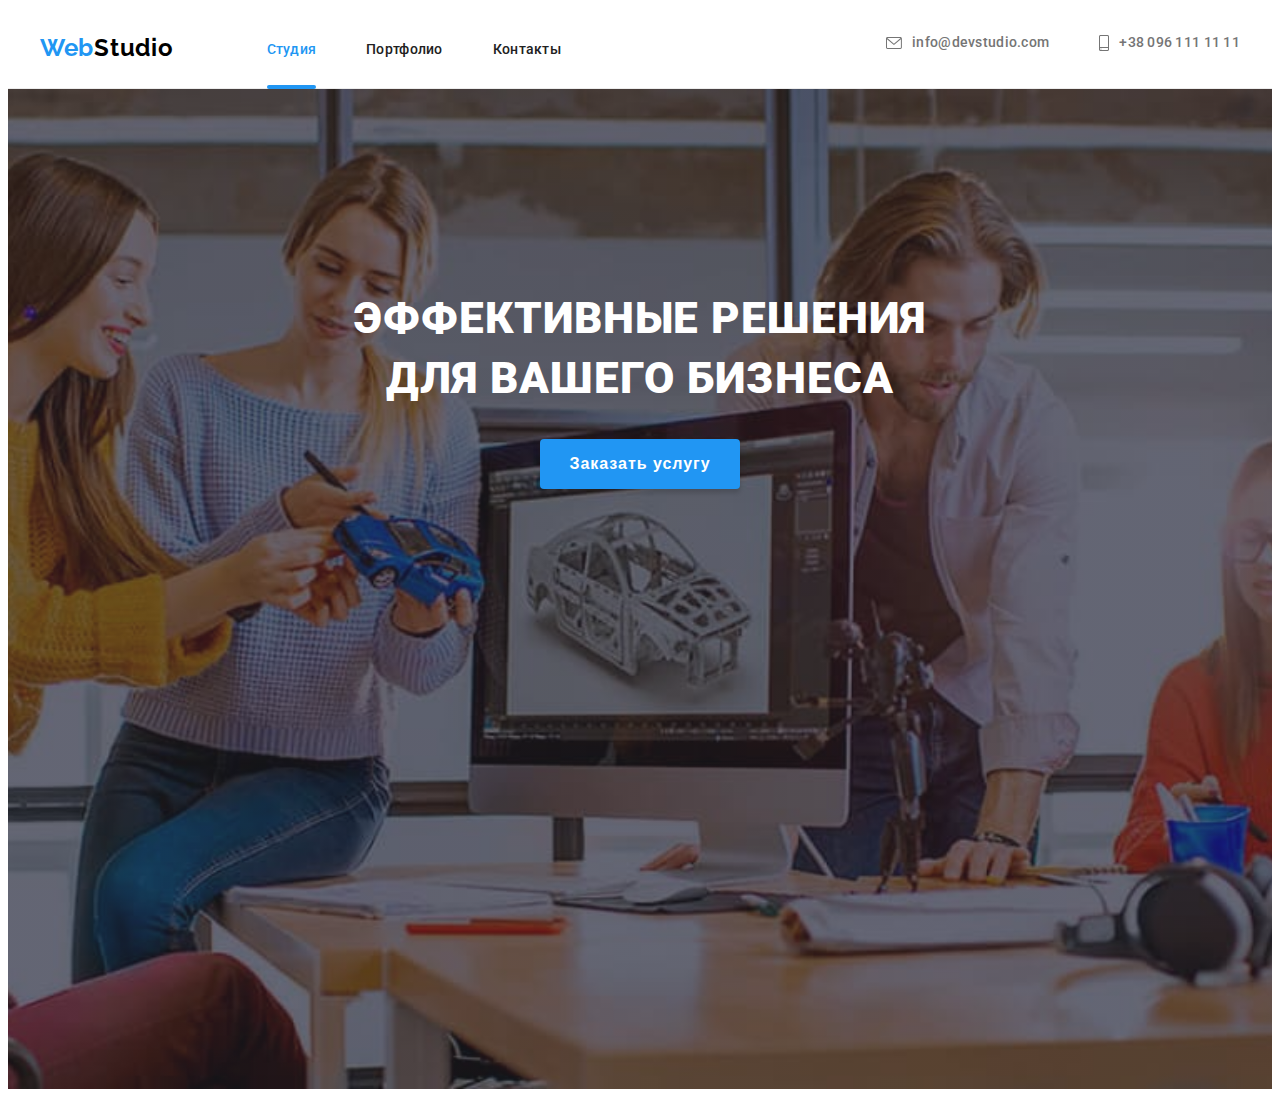
<file: index.html>
<!DOCTYPE html>
<html lang="ru">

<head>
  <meta charset="UTF-8" />
  <meta http-equiv="X-UA-Compatible" content="IE=edge" />
  <meta name="viewport" content="width=device-width, initial-scale=1.0" />
  <title>Document</title>
  <link rel="preconnect" href="https://fonts.googleapis.com">
  <link rel="preconnect" href="https://fonts.gstatic.com" crossorigin>
  <link rel="stylesheet"
    href="https://fonts.googleapis.com/css2?family=Montserrat:wght@400;700&family=Raleway:wght@700&family=Roboto:wght@400;500;700;900&display=swap">
  <link rel="stylesheet" href="https://cdnjs.cloudflare.com/ajax/libs/modern-normalize/1.1.0/modern-normalize.min.css"
    integrity="sha512-wpPYUAdjBVSE4KJnH1VR1HeZfpl1ub8YT/NKx4PuQ5NmX2tKuGu6U/JRp5y+Y8XG2tV+wKQpNHVUX03MfMFn9Q=="
    crossorigin="anonymous" referrerpolicy="no-referrer" />
  <link rel="stylesheet" href="./css/main.min.css">
</head>

<body class="page">
  <header class="header">
    <div class="div-header container">
      <a href="#" lang="en" class="header-logo-primary logo-primary">Web<span
          class="logo-secondary_theme_dark">Studio</span></a>
      <nav class="site-nav">
        <ul class="nav-list">
          <li class="nav-list__item underline"><a href="./index.html" class="nav-list__link current">Студия</a></li>
          <li class="nav-list__item"><a href="./portfolio.html" class="nav-list__link">Портфолио</a></li>
          <li class="nav-list__item"><a href="#" class="nav-list__link">Контакты</a></li>
        </ul>
      </nav>
      <button type="button" class="mobile-menu-btn" data-menu-open>
        <svg class="mobile-menu-btn__icon" width="40" height="40">
          <use href="./images/icons.svg#burger-menu-icon"></use>
        </svg>
      </button>
      <ul class="contacts">
        <li class="nav-list__item mail-item"><a href="mailto:info@devstudio.com" class="contact-link"><svg
              class="contact-icon mail">
              <use href="./images/icons.svg#icon-email">
              </use>
            </svg>info@devstudio.com</a></li>
        <li class="nav-list__item"><a href="tel:+380961111111" class="contact-link"><svg class="contact-icon phone">
              <use href="./images/icons.svg#icon-smartphone"></use>
            </svg>+38 096 111 11 11</a></li>
      </ul>
    </div>

    <div class="mobile-menu" data-menu>
      <div class="container mobile-menu__container">
        <button type="button" class="mobile-menu__close-btn" data-menu-close>
          <svg class="mobile-menu__close-icon" width="40" height="40">
            <use href="./images/icons.svg#icon-close"></use>
          </svg>
        </button>
        <ul class="mobile-nav-list">
          <li class="mobile-nav-list__item"><a href="./index.html"
              class="mobile-nav-list__link mobile-curent">Студия</a></li>
          <li class="mobile-nav-list__item"><a href="./portfolio.html" class="mobile-nav-list__link">Портфолио</a></li>
          <li class="mobile-nav-list__item"><a href="#" class="mobile-nav-list__link">Контакты</a></li>
        </ul>
        <ul class="mobile-contacts-list">
          <li class="mobile-contacts-list__item"><a href="tel:+380961111111" class="mobile-phone">+38 096 111 11 11</a>
          </li>
          <li class="mobile-contacts-list__item"><a href="mailto:info@devstudio.com"
              class="mobile-email">info@devstudio.com</a></li>
        </ul>
        <ul class="mobile-social-list">
          <li class="mobile-social-list__item"><a class="mobile-social-list__link" href="">Instagram</a></li>
          <li class="mobile-social-list__item"><a class="mobile-social-list__link" href="">Twitter</a></li>
          <li class="mobile-social-list__item"><a class="mobile-social-list__link" href="">Facebook</a></li>
          <li class="mobile-social-list__item"><a class="mobile-social-list__link" href="">LinkedIn</a></li>
        </ul>
      </div>
    </div>
  </header>
  <main>
    <section class="hero">
      <div class="container">
        <h1 class="hero-title">
          Эффективные решения <br />
          для вашего бизнеса
        </h1>
        <button type="button" class="hero-btn modal-btn" data-modal-open>Заказать услугу</button>
      </div>
    </section>
    <!-- <section class="features section">
      <div class="container">
        <h2 class="visually-hidden">Our features</h2>
        <ul class="features-list">
          <li class="features-list_item">
            <h3 class="features-list_title">Внимание к деталям</h3>
            <p class="features-list_text">
              Идейные соображения, а также начало повседневной работы по
              формированию позиции.
            </p>
          </li>
          <li class="features-list_item">
            <h3 class="features-list_title">Пунктуальность</h3>
            <p class="features-list_text">
              Задача организации, в особенности же рамки и место обучения кадров
              влечет за собой.
            </p>
          </li>
          <li class="features-list_item">
            <h3 class="features-list_title">Планирование</h3>
            <p class="features-list_text">
              Равным образом консультация с широким активом в значительной
              степени обуславливает.
            </p>
          </li>
          <li class="features-list_item">
            <h3 class="features-list_title">Современные технологии</h3>
            <p class="features-list_text">
              Значимость этих проблем настолько очевидна, что реализация
              плановых заданий.
            </p>
          </li>
        </ul>
      </div>
    </section>
    <section class="work-section">
      <div class="container">
        <h2 class="work-title title-dark">Чем мы занимаемся</h2>
        <ul class="work-list">
          <li class="work-item">
            <div class="work-thumb">
              <img src="./img/work1.jpg" alt="кодинг на планшете" width="370" height="294" />
              <p class="work-desc">Десктопные приложения</p>
            </div>
          </li>
          <li class="work-item">
            <div class="work-thumb">
              <img src="./img/work2.jpg"
                alt="мобильны телефон и ноутбук с изображением адаптивного шаблона для мобильных устройств" width="370"
                height="294" />
              <p class="work-desc">Мобильные приложения</p>
            </div>
          </li>
          <li class="work-item">
            <div class="work-thumb">
              <img src="./img/work3.jpg" alt="планшет с изображением палитры" width="370" height="294" />
              <p class="work-desc">Дизайнерские решения</p>
            </div>
          </li>
        </ul>
      </div>
    </section>
    <section class="team-box section">
      <div class="container">
        <h2 class="title-dark">Наша команда</h2>
        <ul class="team-list">
          <li class="team-list-item">
            <img src="./img/productdesigner1.jpg" alt="Продуктовый дизайнер Игорь Демьяненко" width="270" height="260"
              class="user-img" />
            <div class="users">
              <h3 class="user-name">Игорь Демьяненко</h3>
              <p lang="en" class="user-desc">Product Designer</p>
              <ul class="social-list-links social-list">
                <li class="social-list-item"><a class="card-link social-link"><svg class="social-icon" width="20"
                      height="20">
                      <use href="./images/icons.svg#icon-instagram"></use>
                    </svg></a></li>
                <li class="social-list-item"><a class="card-link social-link"><svg class="social-icon" width="20"
                      height="20">
                      <use href="./images/icons.svg#icon-twitter"></use>
                    </svg></a></li>
                <li class="social-list-item"><a class="card-link social-link"><svg class="social-icon" width="20"
                      height="20">
                      <use href="./images/icons.svg#icon-facebook"></use>
                    </svg></a></li>
                <li class="social-list-item"><a class="card-link social-link"><svg class="social-icon" width="20"
                      height="20">
                      <use href="./images/icons.svg#icon-linkedin"></use>
                    </svg></a></li>
              </ul>
            </div>
          </li>
          <li class="team-list-item">
            <img src="./img/developer2.jpg" alt="Разработчик внешнего интерфейса Ольга Репина" width="270" height="260"
              class="user-img" />
            <div class="users">
              <h3 class="user-name">Ольга Репина</h3>
              <p lang="en" class="user-desc">Frontend Developer</p>
              <ul class="social-list-links social-list">
                <li class="social-list-item"><a class="card-link social-link"><svg class="social-icon" width="20"
                      height="20">
                      <use href="./images/icons.svg#icon-instagram"></use>
                    </svg></a></li>
                <li class="social-list-item"><a class="card-link social-link"><svg class="social-icon" width="20"
                      height="20">
                      <use href="./images/icons.svg#icon-twitter"></use>
                    </svg></a></li>
                <li class="social-list-item"><a class="card-link social-link"><svg class="social-icon" width="20"
                      height="20">
                      <use href="./images/icons.svg#icon-facebook"></use>
                    </svg></a></li>
                <li class="social-list-item"><a class="card-link social-link"><svg class="social-icon" width="20"
                      height="20">
                      <use href="./images/icons.svg#icon-linkedin"></use>
                    </svg></a></li>
              </ul>
            </div>
          </li>
          <li class="team-list-item">
            <img src="./img/marketing3.jpg" alt="Маркетолог Николай Тарасов" width="270" height="260"
              class="user-img" />
            <div class="users">
              <h3 class="user-name">Николай Тарасов</h3>
              <p lang="en" class="user-desc">Marketing</p>
              <ul class="social-list-links social-list">
                <li class="social-list-item"><a class="card-link social-link"><svg class="social-icon" width="20"
                      height="20">
                      <use href="./images/icons.svg#icon-instagram"></use>
                    </svg></a></li>
                <li class="social-list-item"><a class="social-link"><svg class="social-icon" width="20" height="20">
                      <use href="./images/icons.svg#icon-twitter"></use>
                    </svg></a></li>
                <li class="social-list-item"><a class="card-link social-link"><svg class="social-icon" width="20"
                      height="20">
                      <use href="./images/icons.svg#icon-facebook"></use>
                    </svg></a></li>
                <li class="social-list-item"><a class="card-link social-link"><svg class="social-icon" width="20"
                      height="20">
                      <use href="./images/icons.svg#icon-linkedin"></use>
                    </svg></a></li>
              </ul>
            </div>
          </li>
          <li class="team-list-item">
            <img src="./img/uidesigner4.jpg" alt="Дизайнер пользовательского интерфейса Михаил Ермаков" width="270"
              height="260" class="user-img" />
            <div class="users">
              <h3 class="user-name">Михаил Ермаков</h3>
              <p lang="en" class="user-desc">UI Designer</p>
              <ul class="social-list-links social-list">
                <li class="social-list-item"><a class="card-link social-link"><svg class="social-icon" width="20"
                      height="20">
                      <use href="./images/icons.svg#icon-instagram"></use>
                    </svg></a></li>
                <li class="social-list-item"><a class="card-link social-link"><svg class="social-icon" width="20"
                      height="20">
                      <use href="./images/icons.svg#icon-twitter"></use>
                    </svg></a></li>
                <li class="social-list-item"><a class="card-link social-link"><svg class="social-icon" width="20"
                      height="20">
                      <use href="./images/icons.svg#icon-facebook"></use>
                    </svg></a></li>
                <li class="social-list-item"><a class="card-link social-link"><svg class="social-icon" width="20"
                      height="20">
                      <use href="./images/icons.svg#icon-linkedin"></use>
                    </svg></a></li>
              </ul>
            </div>
          </li>
        </ul>
      </div>
    </section>
    <section class="clients section">
      <div class="container">
        <h2 class="title-dark">Постоянные клиенты</h2>
        <ul class="clients-list-links">
          <li class="client-list-item"><a class="client-link" href="#"><svg class="client-icon" width="106" height="60">
                <use href="./images/icons.svg#icon-client-1"></use>
              </svg></a></li>
          <li class="client-list-item"><a class="client-link" href="#"><svg class="client-icon" width="106" height="60">
                <use href="./images/icons.svg#icon-client-2"></use>
              </svg></a></li>
          <li class="client-list-item"><a class="client-link" href="#"><svg class="client-icon" width="170" height="60">
                <use href="./images/icons.svg#icon-client-3"></use>
              </svg></a></li>
          <li class="client-list-item"><a class="client-link" href="#"><svg class="client-icon" width="106" height="60">
                <use href="./images/icons.svg#icon-client-4"></use>
              </svg></a></li>
          <li class="client-list-item"><a class="client-link" href="#"><svg class="client-icon" width="106" height="60">
                <use href="./images/icons.svg#icon-client-5"></use>
              </svg></a></li>
          <li class="client-list-item"><a class="client-link" href="#"><svg class="client-icon" width="106" height="60">
                <use href="./images/icons.svg#icon-client-6"></use>
              </svg></a></li>
        </ul>
      </div>
    </section>
  </main> -->
    <!-- <footer class="footer">
    <div class="container footer-container">
      <div class="footer-adress">
        <a href="./index.html" class="footer-logo-primary logo-primary">Web<span
            class="logo-secondary_theme_light">Studio</span></a>
        <address>
          <ul class="footer-list-links">
            <li class="footer-link footer-item">
              <a href="https://inlnk.ru/emY8E0" target="_blank" rel="noopener noreferrer" class="adress">г. Киев, пр-т
                Леси Украинки,
                26</a>
            </li>
            <li class="footer-item"><a class="footer-link" href="mailto:info@example.com">info@example.com</a></li>
            <li class="footer-item"><a href="tel:+380991111111" class="footer-link">+38 099 111 11 11</a></li>
          </ul>
        </address>
      </div>
      <div class="footer-social">
        <h3 class="footer-social-title">присоединяйтесь</h3>
        <ul class="footer-social-list social-list">
          <li class="social-list-item">
            <a href="" class="footer-social-link social-link">
              <svg class="footer-social-icon" width="20" height="20">
                <use href="./images/icons.svg#icon-instagram"></use>
              </svg>
            </a>
          </li>
          <li class="social-list-item">
            <a href="" class="footer-social-link social-link">
              <svg class="footer-social-icon" width="20" height="20">
                <use href="./images/icons.svg#icon-twitter"></use>
              </svg>
            </a>
          </li>
          <li class="social-list-item">
            <a href="" class="footer-social-link social-link">
              <svg class="footer-social-icon" width="20" height="20">
                <use href="./images/icons.svg#icon-facebook"></use>
              </svg>
            </a>
          </li>
          <li class="social-list-item">
            <a href="" class="footer-social-link social-link">
              <svg class="footer-social-icon" width="20" height="20">
                <use href="./images/icons.svg#icon-linkedin"></use>
              </svg>
            </a>
          </li>
        </ul>
      </div>
      <div class="footer-form-wrapper">
        <form class="footer-form-subscribe">
          <b class="footer-form-title">Подпишитесь на рассылку</b>
          <div class="footer-form-input-wrapper">
            <input class="footer-form-input" name="email" type="email" placeholder="E-mail" required>
            <button type="submit" class="footer-submit-btn modal-btn">Подписаться
              <svg class="footer-form-icon" width="24" height="24">
                <use href="./images/icons.svg#icon-icon-send"></use>
              </svg>
            </button>
          </div>
        </form>
      </div>
    </div>
  </footer> -->
    <div class="backdrop is-hidden" data-modal>
      <div class="modal">
        <button type="button" class="modal-close-btn" data-modal-close>
          <svg class="madal-close-icon" width="18" height="18">
            <use href="./images/icons.svg#icon-close"></use>
          </svg>
        </button>
        <form class="contact-form">
          <b class="contact-form-title">Оставьте свои данные, мы вам перезвоним</b>
          <label class="contact-form-field">
            <span class="contact-form-name">Имя</span>
            <span class="contact-form-input-wrapper">
              <input class="contact-form-input" name="user_name" type="text" required>
              <svg class="contact-form-icon" width="18" height="18">
                <use href="./images/icons.svg#icon-person-form"></use>
              </svg>
            </span>
          </label>
          <label class="contact-form-field">
            <span class="contact-form-name">Телефон</span>
            <span class="contact-form-input-wrapper">
              <input class="contact-form-input" name="user_phone" type="tel" required>
              <svg class="contact-form-icon" width="18" height="18">
                <use href="./images/icons.svg#icon-phone-form"></use>
              </svg>
            </span>
          </label>
          <label class="contact-form-field">
            <span class="contact-form-name">Почта</span>
            <span class="contact-form-input-wrapper">
              <input class="contact-form-input" name="user_mail" type="email" required>
              <svg class="contact-form-icon" width="18" height="18">
                <use href="./images/icons.svg#icon-email-form"></use>
              </svg>
            </span>
          </label>
          <label class="contact-form-field message">
            <span class="contact-form-name">Комментарий</span>
            <textarea class="contact-form-message" name="user-message" placeholder="Введите текст" class=""></textarea>
          </label>
          <div class="contact-form-checkbox-wrapper">
            <input class="contact-form-checkbox visually-hidden" name="accept-policy" type="checkbox"
              id="policy-checkbox" required>
            <label class="contact-form-checkbox-desc" for="policy-checkbox">Соглашаюсь с рассылкой и принимаю&nbsp;
              <a class="contact-form-link" href="">Условия договора</a>
            </label>
          </div>
          <button type="submit" class="contact-form-submit-btn modal-btn">Отправить</button>
        </form>
      </div>
    </div>
    <script src="./js/modal.js"></script>
    <script src="./js/menu.js"></script>
</body>

</html>
</file>
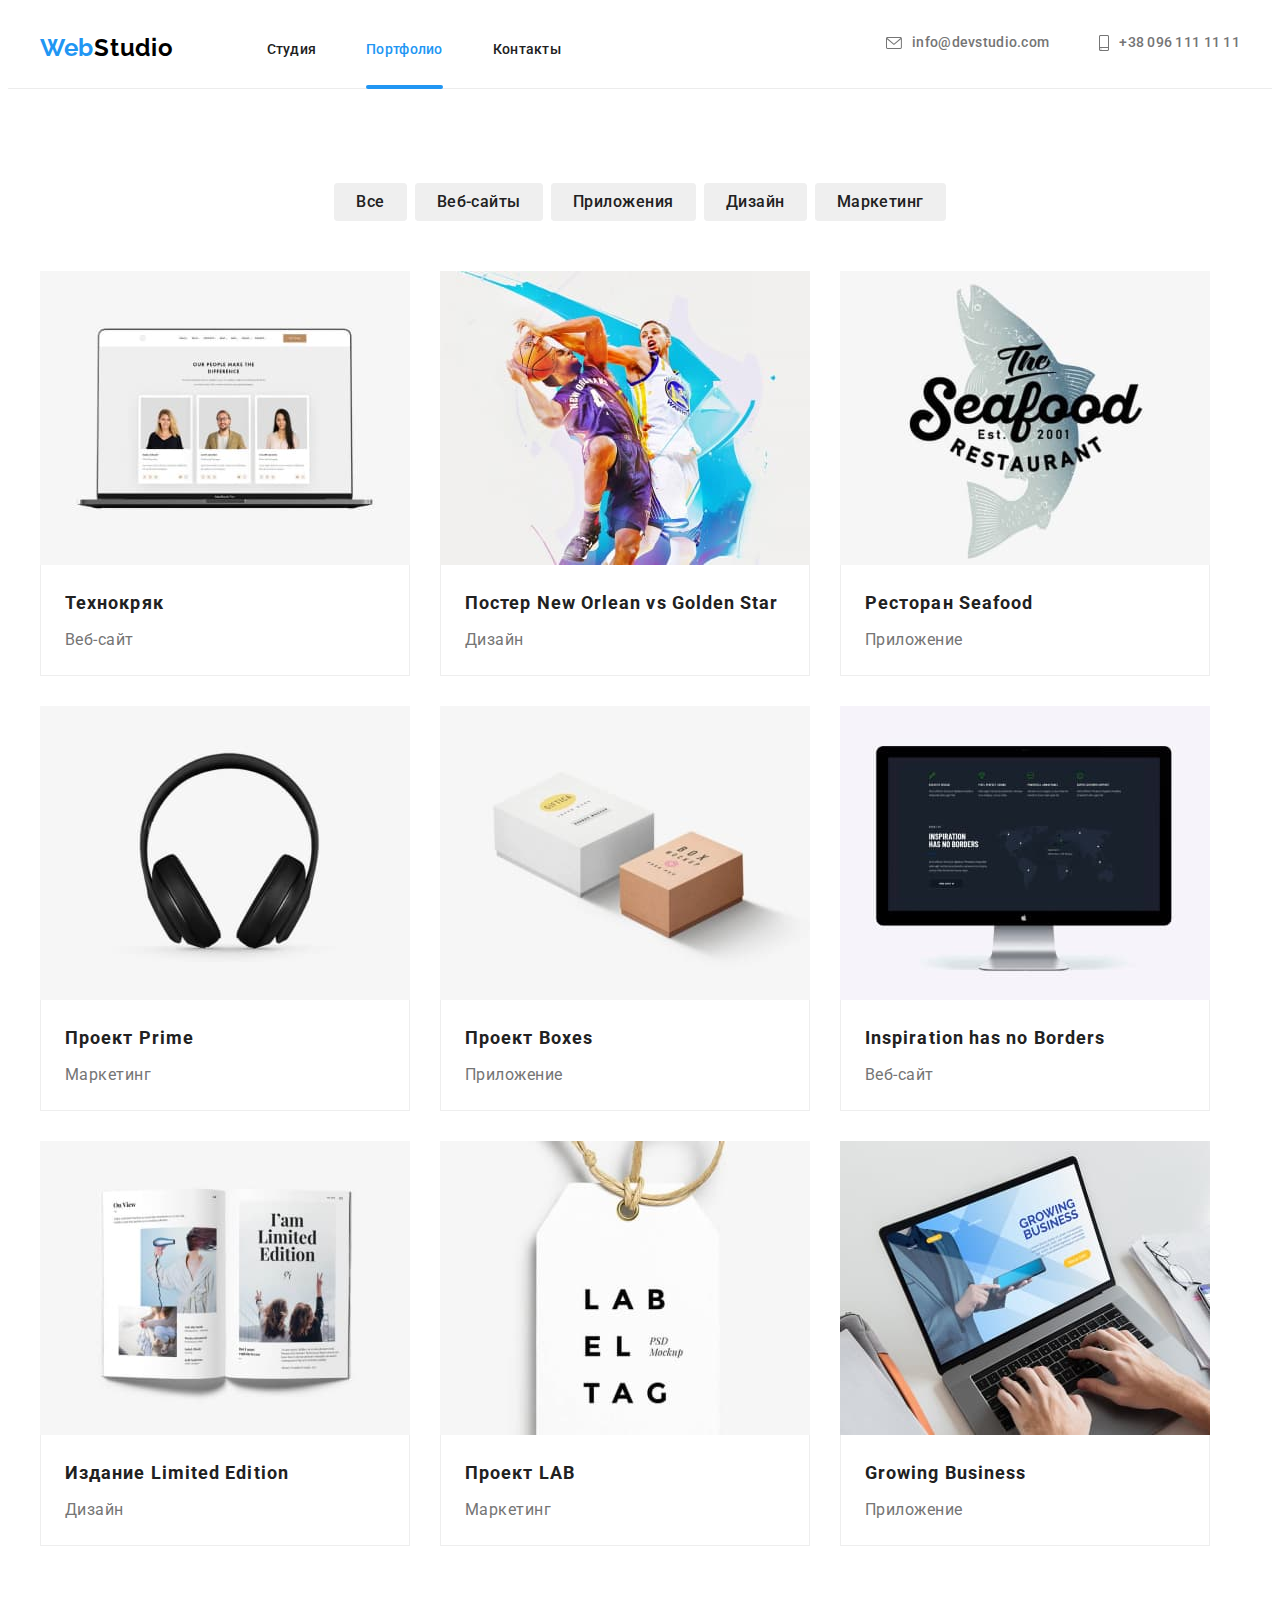
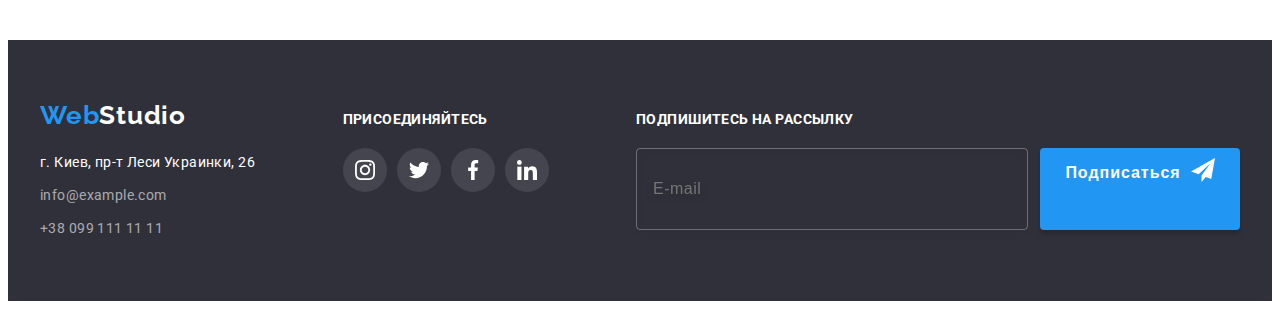
<file: portfolio.html>
<!DOCTYPE html>
<html lang="ru">

<head>
    <meta charset="UTF-8" />
    <meta http-equiv="X-UA-Compatible" content="IE=edge" />
    <meta name="viewport" content="width=device-width, initial-scale=1.0" />
    <title>Portfolio</title>
    <link rel="preconnect" href="https://fonts.googleapis.com">
    <link rel="preconnect" href="https://fonts.gstatic.com" crossorigin>
    <link rel="stylesheet"
        href="https://fonts.googleapis.com/css2?family=Montserrat:wght@400;700&family=Raleway:wght@700&family=Roboto:wght@400;500;700;900&display=swap">
    <link rel="stylesheet" href="https://cdnjs.cloudflare.com/ajax/libs/modern-normalize/1.1.0/modern-normalize.min.css"
        integrity="sha512-wpPYUAdjBVSE4KJnH1VR1HeZfpl1ub8YT/NKx4PuQ5NmX2tKuGu6U/JRp5y+Y8XG2tV+wKQpNHVUX03MfMFn9Q=="
        crossorigin="anonymous" referrerpolicy="no-referrer" />
    <link rel="stylesheet" href="./css/main.min.css">
</head>

<body class="page">
    <header class="header">
        <div class="div-header container">
            <a href="#" lang="en" class="header-logo-primary logo-primary">Web<span
                    class="logo-secondary_theme_dark">Studio</span></a>
            <nav class="site-nav">
                <ul class="nav-list">
                    <li class="nav-list__item"><a href="./index.html" class="nav-list__link">Студия</a></li>
                    <li class="nav-list__item underline"><a href="./portfolio.html"
                            class="nav-list__link current">Портфолио</a></li>
                    <li class="nav-list__item"><a href="#" class="nav-list__link">Контакты</a></li>
                </ul>
            </nav>
            <button type="button" class="mobile-menu-btn" data-menu-open>
                <svg class="mobile-menu-btn__icon" width="40" height="40">
                    <use href="./images/icons.svg#burger-menu-icon"></use>
                </svg>
            </button>
            <ul class="contacts">
                <li class="nav-list__item mail-item"><a href="mailto:info@devstudio.com" class="contact-link"><svg
                            class="contact-icon mail">
                            <use href="./images/icons.svg#icon-email">
                            </use>
                        </svg>info@devstudio.com</a></li>
                <li class="nav-list__item"><a href="tel:+380961111111" class="contact-link"><svg
                            class="contact-icon phone">
                            <use href="./images/icons.svg#icon-smartphone"></use>
                        </svg>+38 096 111 11 11</a></li>
            </ul>
        </div>

        <div class="mobile-menu" data-menu>
            <div class="container mobile-menu__container">
                <button type="button" class="mobile-menu__close-btn" data-menu-close>
                    <svg class="mobile-menu__close-icon" width="40" height="40">
                        <use href="./images/icons.svg#icon-close"></use>
                    </svg>
                </button>
                <ul class="mobile-nav-list">
                    <li class="mobile-nav-list__item"><a href="./index.html" class="mobile-nav-list__link">Студия</a>
                    </li>
                    <li class="mobile-nav-list__item"><a href="./portfolio.html"
                            class="mobile-nav-list__link  mobile-curent">Портфолио</a></li>
                    <li class="mobile-nav-list__item"><a href="#" class="mobile-nav-list__link">Контакты</a></li>
                </ul>
                <ul class="mobile-contacts-list">
                    <li class="mobile-contacts-list__item"><a href="tel:+380961111111" class="mobile-phone">+38 096 111
                            11 11</a>
                    </li>
                    <li class="mobile-contacts-list__item"><a href="mailto:info@devstudio.com"
                            class="mobile-email">info@devstudio.com</a></li>
                </ul>
                <ul class="mobile-social-list">
                    <li class="mobile-social-list__item"><a class="mobile-social-list__link" href="">Instagram</a></li>
                    <li class="mobile-social-list__item"><a class="mobile-social-list__link" href="">Twitter</a></li>
                    <li class="mobile-social-list__item"><a class="mobile-social-list__link" href="">Facebook</a></li>
                    <li class="mobile-social-list__item"><a class="mobile-social-list__link" href="">LinkedIn</a></li>
                </ul>
            </div>
        </div>
    </header>
    <main>
        <section class="portfolio-section section">
            <div class="container">
                <h1 class="visually-hidden">Фильтра</h1>
                <ul class="list-btn">
                    <li class="list-item-btn">
                        <button class="btn-item all" type="button">Все</button>
                    </li>
                    <li class="list-item-btn">
                        <button class="btn-item" type="button">Веб-сайты</button>
                    </li>
                    <li class="list-item-btn">
                        <button class="btn-item" type="button">Приложения</button>
                    </li>
                    <li class="list-item-btn">
                        <button class="btn-item" type="button">Дизайн</button>
                    </li>
                    <li class="list-item-btn">
                        <button class="btn-item" type="button">Маркетинг</button>
                    </li>
                </ul>
                <ul class="list-preview-items">
                    <li class="preview-item">
                        <a href="#" class="preview-link">
                            <div class="preview-img-desc-wrapper">
                                <img class="preview-img" src="./images/work-1-img.jpg"
                                    alt="экран компьютера с изображениями 3 людей" width="370" height="294">
                                <p class="overlay">Ресурс предлагает комплексные предложения с разным уровнем
                                    функционала и сервисов.
                                    Все это позволит посетителю получить
                                    исчерпывающие сведения о компании или частном лице.
                                </p>
                            </div>
                            <div class="preview-desc">
                                <h2 class="preview-title">Технокряк</h2>
                                <p class="preview-text">Веб-сайт</p>
                            </div>
                        </a>
                    </li>
                    <li class="preview-item">
                        <a href="#" class="preview-link">
                            <div class="preview-img-desc-wrapper">
                                <img class="preview-img" src="./images/work-2-img.jpg"
                                    alt="два спортсмена играют в баскетбол" width="370" height="294">
                                <p class="overlay">Ресурс предлагает комплексные предложения с разным уровнем
                                    функционала и сервисов.
                                    Все это позволит посетителю получить
                                    исчерпывающие сведения о компании или частном лице.
                                </p>
                            </div>
                            <div class="preview-desc">
                                <h2 class="preview-title">Постер <span lang="en">New Orlean vs Golden Star</span></h2>
                                <p class="preview-text">Дизайн</p>
                            </div>
                        </a>
                    </li>
                    <li class="preview-item">
                        <a href="#" class="preview-link">
                            <div class="preview-img-desc-wrapper">
                                <img class="preview-img" src="./images/work-3-img.jpg"
                                    alt="надпись ресторан морепродуктов с изображением рыбы на фоне" width="370"
                                    height="294">
                                <p class="overlay">Ресурс предлагает комплексные предложения с разным уровнем
                                    функционала и сервисов.
                                    Все это позволит посетителю получить
                                    исчерпывающие сведения о компании или частном лице.
                                </p>
                            </div>
                            <div class="preview-desc">
                                <h2 class="preview-title">Ресторан <span lang="en">Seafood</span></h2>
                                <p class="preview-text">Приложение</p>
                            </div>
                        </a>
                    </li>
                    <li class="preview-item">
                        <a href="#" class="preview-link">
                            <div class="preview-img-desc-wrapper">
                                <img class="preview-img" src="./images/work-4-img.jpg" alt="беспроводные наушники"
                                    width="370" height="294">
                                <p class="overlay">Ресурс предлагает комплексные предложения с разным уровнем
                                    функционала и сервисов.
                                    Все это позволит посетителю получить
                                    исчерпывающие сведения о компании или частном лице.
                                </p>
                            </div>
                            <div class="preview-desc">
                                <h2 class="preview-title">Проект <span lang="en">Prime</span></h2>
                                <p class="preview-text">Маркетинг</p>
                            </div>
                        </a>
                    </li>
                    <li class="preview-item">
                        <a href="#" class="preview-link">
                            <div class="preview-img-desc-wrapper">
                                <img class="preview-img" src="./images/work-5-img.jpg"
                                    alt="2 коробки белого и бежевого цвета" width="370" height="294">
                                <p class="overlay">Ресурс предлагает комплексные предложения с разным уровнем
                                    функционала и сервисов.
                                    Все это позволит посетителю получить
                                    исчерпывающие сведения о компании или частном лице.
                                </p>
                            </div>
                            <div class="preview-desc">
                                <h2 class="preview-title">Проект <span lang="en">Boxes</span></h2>
                                <p class="preview-text">Приложение</p>
                            </div>
                        </a>
                    </li>
                    <li class="preview-item">
                        <a href="#" class="preview-link">
                            <div class="preview-img-desc-wrapper">
                                <img class="preview-img" src="./images/work-6-img.jpg"
                                    alt="монитор с изображением карты мира и надписью вдохновение не имеет границ"
                                    width="370" height="294">
                                <p class="overlay">Ресурс предлагает комплексные предложения с разным уровнем
                                    функционала и сервисов.
                                    Все это позволит посетителю получить
                                    исчерпывающие сведения о компании или частном лице.
                                </p>
                            </div>
                            <div class="preview-desc">
                                <h2 class="preview-title" lang="en">Inspiration has no Borders</h2>
                                <p class="preview-text">Веб-сайт</p>
                            </div>
                        </a>
                    </li>
                    <li class="preview-item">
                        <a href="#" class="preview-link">
                            <div class="preview-img-desc-wrapper">
                                <img class="preview-img" src="./images/work-7-img.jpg"
                                    alt="раскрытая книга с картинками" width="370" height="294">
                                <p class="overlay">Ресурс предлагает комплексные предложения с разным уровнем
                                    функционала и сервисов.
                                    Все это позволит посетителю получить
                                    исчерпывающие сведения о компании или частном лице.
                                </p>
                            </div>
                            <div class="preview-desc">
                                <h2 class="preview-title">Издание <span lang="en">Limited Edition</span></h2>
                                <p class="preview-text">Дизайн</p>
                            </div>
                        </a>
                    </li>
                    <li class="preview-item">
                        <a href="#" class="preview-link">
                            <div class="preview-img-desc-wrapper">
                                <img class="preview-img" src="./images/work-8-img.jpg" alt="кулон с надписью лейбл тег"
                                    width="370" height="294">
                                <p class="overlay">Ресурс предлагает комплексные предложения с разным уровнем
                                    функционала и сервисов.
                                    Все это позволит посетителю получить
                                    исчерпывающие сведения о компании или частном лице.
                                </p>
                            </div>
                            <div class="preview-desc">
                                <h2 class="preview-title">Проект <span lang="en">LAB</span></h2>
                                <p class="preview-text">Маркетинг</p>
                            </div>
                        </a>
                    </li>
                    <li class="preview-item">
                        <a href="#" class="preview-link">
                            <div class="preview-img-desc-wrapper">
                                <img class="preview-img" src="./images/work-9-img.jpg"
                                    alt="ноутбук с изображением человека, держашего мобильный телефон и надписью рост бизнеса"
                                    width="370" height="294">
                                <p class="overlay">Ресурс предлагает комплексные предложения с разным уровнем
                                    функционала и сервисов.
                                    Все это позволит посетителю получить
                                    исчерпывающие сведения о компании или частном лице.
                                </p>
                            </div>
                            <div class="preview-desc">
                                <h2 class="preview-title" lang="en">Growing Business</h2>
                                <p class="preview-text">Приложение</p>
                            </div>
                        </a>
                    </li>
                </ul>
            </div>
        </section>
    </main>
    <footer class="footer">
        <div class="container footer-container">
            <div class="footer-adress">
                <a href="./index.html" class="footer-logo-primary logo-primary">Web<span
                        class="logo-secondary_theme_light">Studio</span></a>
                <address>
                    <ul class="footer-list-links">
                        <li class="footer-link footer-item">
                            <a href="https://inlnk.ru/emY8E0" target="_blank" rel="noopener noreferrer"
                                class="adress">г.
                                Киев, пр-т
                                Леси Украинки,
                                26</a>
                        </li>
                        <li class="footer-item"><a class="footer-link"
                                href="mailto:info@example.com">info@example.com</a>
                        </li>
                        <li class="footer-item"><a href="tel:+380991111111" class="footer-link">+38 099 111 11 11</a>
                        </li>
                    </ul>
                </address>
            </div>
            <div class="footer-social">
                <h3 class="footer-social-title">присоединяйтесь</h3>
                <ul class="footer-social-list social-list">
                    <li class="social-list-item">
                        <a href="" class="footer-social-link social-link">
                            <svg class="footer-social-icon" width="20" height="20">
                                <use href="./images/icons.svg#icon-instagram"></use>
                            </svg>
                        </a>
                    </li>
                    <li class="social-list-item">
                        <a href="" class="footer-social-link social-link">
                            <svg class="footer-social-icon" width="20" height="20">
                                <use href="./images/icons.svg#icon-twitter"></use>
                            </svg>
                        </a>
                    </li>
                    <li class="social-list-item">
                        <a href="" class="footer-social-link social-link">
                            <svg class="footer-social-icon" width="20" height="20">
                                <use href="./images/icons.svg#icon-facebook"></use>
                            </svg>
                        </a>
                    </li>
                    <li class="social-list-item">
                        <a href="" class="footer-social-link social-link">
                            <svg class="footer-social-icon" width="20" height="20">
                                <use href="./images/icons.svg#icon-linkedin"></use>
                            </svg>
                        </a>
                    </li>
                </ul>
            </div>
            <div class="footer-form-wrapper">
                <form class="footer-form-subscribe">
                    <b class="footer-form-title">Подпишитесь на рассылку</b>
                    <div class="footer-form-input-wrapper">
                        <input class="footer-form-input" name="email" type="email" placeholder="E-mail" required>
                        <button type="submit" class="footer-submit-btn modal-btn">Подписаться
                            <svg class="footer-form-icon" width="24" height="24">
                                <use href="./images/icons.svg#icon-icon-send"></use>
                            </svg>
                        </button>
                    </div>
                </form>
            </div>
        </div>
    </footer>
    <script src="./js/menu.js"></script>
</body>

</html>
</file>
<file: css/main.min.css>
:root{--primary-font-family: "Roboto", sans-serif;--secondary-font-family: "Raleway", sans-serif;--primary-text-color-dark: #212121;--secondary-text-color-dark: #757575;--primary-text-color-light: #ffffff;--secondary-text-color-light: rgba(255, 255, 255, 0.6);--primary-bgc-dark: #2f303a;--secondary-bgc-light: #f5f4fa;--accent-color: #2196f3}.visually-hidden{position:absolute;width:1px;height:1px;margin:-1px;padding:0;overflow:hidden;border:0;clip:rect(0 0 0 0)}.page{color:var(--primary-text-color-dark);background-color:var(--primary-text-color-light);font-family:var(--primary-font-family);font-style:normal;font-weight:normal}h1,h2,h3,p,ul{margin-top:0;margin-bottom:0}ul{list-style:none}a{text-decoration:none}.section{padding-top:94px;padding-bottom:94px}.container{width:100%;padding-left:15px;padding-right:15px;margin-right:auto;margin-left:auto}button{cursor:pointer;border-width:0}.modal-btn{padding:10px;min-width:200px;font-weight:bold;font-size:16px;line-height:1.88;letter-spacing:0.06em;color:var(--primary-text-color-light);background-color:var(--accent-color);box-shadow:0px 4px 4px rgba(0,0,0,0.15);border-radius:4px;transition:background-color 250ms cubic-bezier(0.4, 0, 0.2, 1)}.modal-btn:hover,.modal-btn:focus{outline:none;background-color:#188ce8}.hero-title{margin-bottom:30px;font-weight:900;font-size:44px;line-height:1.36;text-transform:uppercase}.title-dark{margin-bottom:50px;font-weight:bold;font-size:36px;line-height:1.17;text-align:center;letter-spacing:0.03em}.social-list{padding-left:0;display:flex;justify-content:center}.social-list-item{margin-right:10px}.social-list-item:last-child{margin-right:0}.social-link{display:flex;justify-content:center;align-items:center;width:44px;height:44px;border-radius:50%;transition:background-color 250ms cubic-bezier(0.4, 0, 0.2, 1)}.social-link:hover,.social-link:focus{background-color:var(--accent-color)}.logo-primary{color:var(--accent-color);font-family:var(--secondary-font-family);font-weight:bold;font-size:26px;line-height:1.19;letter-spacing:0.03em}.backdrop{position:fixed;top:0;left:0;width:100vw;height:100vh;background-color:rgba(0,0,0,0.2);transition:opacity 250ms cubic-bezier(0.4, 0, 0.2, 1),visibility 250ms cubic-bezier(0.4, 0, 0.2, 1)}.backdrop.is-hidden{opacity:0;visibility:hidden;pointer-events:none}.modal{position:absolute;top:50%;left:50%;transform:translate(-50%, -50%);width:528px;height:580px;background-color:#fff;padding:40px}.modal-close-btn{position:absolute;top:8px;right:8px;display:flex;justify-content:center;align-items:center;width:30px;height:30px;border-radius:50%;border:1px solid rgba(0,0,0,0.1);background-color:transparent;padding:0}.modal-close-btn:hover .madal-close-icon{fill:#2196F3}.contact-form-title{display:block;margin-bottom:12px;line-height:1.15;text-align:center;letter-spacing:0.03em}.contact-form-name{font-family:var(--primary-font-family);font-style:normal;font-weight:400;font-size:12px;line-height:1.17;letter-spacing:0.01em;color:#757575}.contact-form-field{display:block;height:58px;margin-bottom:10px}.contact-form-input{width:100%;height:40px;border:1px solid rgba(33,33,33,0.2);border-radius:4px;padding-top:11px;padding-bottom:11px;padding-left:42px;transition:border-color 250ms cubic-bezier(0.4, 0, 0.2, 1)}.contact-form-input:focus{outline:none;border-color:var(--accent-color)}.contact-form-input-wrapper{position:relative;display:flex;margin-top:4px}.contact-form-icon{position:absolute;top:50%;left:12px;transform:translateY(-50%);transition:fill 250ms cubic-bezier(0.4, 0, 0.2, 1)}.contact-form-input:focus+.contact-form-icon{fill:var(--accent-color)}.contact-form-checkbox-wrapper{display:flex;justify-content:center;align-items:center;margin-bottom:30px}.contact-form-message{width:100%;height:120px;margin-top:4px;padding:12px 16px;border:1px solid rgba(33,33,33,0.2);border-radius:4px;resize:none;transition:border-color 250ms cubic-bezier(0.4, 0, 0.2, 1)}.contact-form-message:focus{outline:none;border-color:var(--accent-color)}.contact-form-message::placeholder{font-size:12px;color:rgba(117,117,117,0.5)}.message{height:138px;margin-bottom:20px}.contact-form-checkbox-desc{display:flex;align-items:center;font-family:var(--primary-font-family);font-style:normal;font-weight:400;font-size:14px;line-height:1.71;letter-spacing:0.03em;color:var(--secondary-text-color-dark)}.contact-form-checkbox-desc::before{display:inline-block;content:"";margin-right:8px;width:16px;height:15px;border:0.2px solid #212121;border-radius:2px;cursor:pointer;transition:border 250ms cubic-bezier(0.4, 0, 0.2, 1)}.contact-form-checkbox:checked+.contact-form-checkbox-desc::before{background-color:var(--accent-color);background-image:url(../images/icon-features/Vector.svg);background-repeat:no-repeat;background-position:center}.contact-form-checkbox:focus+.contact-form-checkbox-desc::before{border:0.2px solid var(--accent-color)}.contact-form-link{text-decoration-line:underline;color:var(--accent-color)}.contact-form-submit-btn{display:block;margin-left:auto;margin-right:auto}.div-header{display:flex;justify-content:space-between;align-items:center;padding-left:15px;padding-right:15px}@media screen and (min-width: 480px){.container{width:470px}}@media screen and (min-width: 768px){.container{width:768px}}.header{position:relative;border-bottom:1px solid #ececec}.logo-secondary_theme_dark{color:#000000}@media screen and (max-width: 767px){.nav-list{display:none}.contacts{display:none}.header-logo-primary{padding-top:16px;padding-bottom:16px;font-size:24px;line-height:1.17}.mobile-menu-btn{background-color:transparent;border:none;padding:0;line-height:0}.mobile-menu-btn__icon{fill:#000000}.mobile-menu-btn:hover .mobile-menu-btn__icon{fill:#2196F3}.mobile-menu{position:absolute;top:0;left:0;width:100%;height:100vh;overflow:auto;background-color:var(--primary-text-color-light);z-index:2;opacity:0;visibility:hidden;pointer-events:none;transition:opacity 250ms cubic-bezier(0.4, 0, 0.2, 1),visibility 250ms cubic-bezier(0.4, 0, 0.2, 1)}.mobile-menu.is-open{opacity:1;visibility:visible;pointer-events:auto;padding-bottom:48px}.mobile-menu__close-btn{position:absolute;top:10px;right:15px;background-color:transparent;border:none;padding:0;line-height:0;transition:fill 250ms cubic-bezier(0.4, 0, 0.2, 1)}.mobile-menu__close-btn:hover .mobile-menu__close-icon,.mobile-menu__close-btn:focus .mobile-menu__close-icon{fill:#2196F3}.mobile-menu__container{position:relative;display:flex;flex-direction:column;justify-content:space-between;height:100%;padding-top:48px;padding-bottom:48px}.mobile-nav-list__item:not(:last-child){margin-bottom:32px}.mobile-nav-list__link{font-family:'Roboto';font-style:normal;font-weight:500;font-size:40px;line-height:1.18;letter-spacing:0.02em;color:#212121}.mobile-curent{color:var(--accent-color)}.mobile-contacts-list{margin-top:302px;margin-bottom:64px}.mobile-contacts-list__item:not(:last-child){margin-bottom:32px}.mobile-social-list{display:flex;align-items:center}.mobile-social-list__item:not(:last-child){padding-right:10px;margin-right:9px;border-right:1px solid rgba(33,33,33,0.2)}.mobile-social-list__link{font-weight:500;font-size:18px;line-height:1.22;letter-spacing:0.02em;color:var(--accent-color)}.mobile-phone{font-weight:500;font-size:34px;line-height:1.18;letter-spacing:0.02em;color:var(--accent-color)}.mobile-email{font-weight:500;font-size:24px;line-height:1.67;letter-spacing:0.02em;color:var(--secondary-text-color-dark)}}@media screen and (min-width: 768px){.mobile-menu-btn{display:none}.mail{width:14px;height:10px}.phone{width:10px;height:14px}.mobile-menu{display:none}.header{position:relative;border-bottom:1px solid #ececec}.header-logo-primary{padding-top:26px;padding-bottom:26px;margin-right:88px;font-size:24px;line-height:1.17}.nav-list{display:flex;padding-left:0;align-items:center;margin-right:84px}.nav-list__item:not(:last-child){margin-right:50px}.underline ::after{content:"";width:100%;height:4px;position:absolute;bottom:0;left:0;background:var(--accent-color);border-radius:2px}.nav-list__link{padding-top:32px;padding-bottom:32px;color:inherit;font-family:inherit;font-weight:500;font-size:14px;line-height:1.14;letter-spacing:0.02em;transition:color 250ms cubic-bezier(0.4, 0, 0.2, 1)}.nav-list__link:hover,.nav-list__link:focus{color:var(--accent-color)}.current{position:relative}.nav-list .current{color:var(--accent-color)}.contacts{padding-left:0}.contact-link{display:flex;align-items:center;color:var(--secondary-text-color-dark);font-family:inherit;font-weight:500;font-size:12px;line-height:1.17;letter-spacing:0.02em;transition:color 250ms cubic-bezier(0.4, 0, 0.2, 1)}.contact-link:not(:last-child){margin-bottom:10px}.contact-link:hover,.contact-link:focus{color:var(--accent-color)}.mail-item{margin-bottom:10px}.contact-icon{fill:currentColor;margin-right:10px;transition:background-color 250ms cubic-bezier(0.4, 0, 0.2, 1),box-shadow 250ms cubic-bezier(0.4, 0, 0.2, 1)}.contact-icon:hover,.contact-icon:focus{background-color:#2196f3;box-shadow:0px 4px 4px rgba(0,0,0,0.25)}}@media screen and (min-width: 1200px){.container{width:1200px}.header{border-bottom:1px solid #ececec}.div-header{display:flex;align-items:center}.header-logo-primary{margin-right:93px}.logo-secondary_theme_dark{color:#000000}.nav-list{display:flex;padding-left:0}.nav-list__item:not(:last-child){margin-right:50px}.underline ::after{content:"";width:100%;height:4px;position:absolute;bottom:0;left:0;background:var(--accent-color);border-radius:2px}.nav-list__link{padding-top:32px;padding-bottom:32px;color:inherit;font-family:inherit;font-weight:500;font-size:14px;line-height:1.14;letter-spacing:0.02em;transition:color 250ms cubic-bezier(0.4, 0, 0.2, 1)}.nav-list__link:hover,.nav-list__link:focus{color:var(--accent-color)}.current{position:relative}.nav-list .current{color:var(--accent-color)}.contacts{display:flex;padding-left:0;margin-left:auto}.contact-link{color:var(--secondary-text-color-dark);font-family:inherit;font-weight:500;font-size:14px;line-height:1.14;letter-spacing:0.02em;transition:color 250ms cubic-bezier(0.4, 0, 0.2, 1)}.contact-link:hover,.contact-link:focus{color:var(--accent-color)}.contacts .contact-link{display:flex;align-items:center}.contact-icon{fill:currentColor;margin-right:10px;transition:background-color 250ms cubic-bezier(0.4, 0, 0.2, 1),box-shadow 250ms cubic-bezier(0.4, 0, 0.2, 1)}.contact-icon:hover,.contact-icon:focus{background-color:#2196f3;box-shadow:0px 4px 4px rgba(0,0,0,0.25)}.mail{width:16px;height:12px}.contact-icon.phone{width:10px;height:16px}}.hero{padding-top:200px;padding-bottom:200px;text-align:center;color:var(--primary-text-color-light);margin-right:auto;margin-left:auto;height:600px;max-width:1600px;background-color:#c4c4c4;background-image:linear-gradient(to bottom, rgba(47,48,58,0.4), rgba(47,48,58,0.4)),url(../images/hero-bg/bgi-hero.jpg);background-repeat:no-repeat;background-position:center;background-size:cover;letter-spacing:0.06em}.features-list{display:flex;padding-left:0}.features-list_item{width:270px;margin-right:30px}.features-list_item:last-child{margin-right:0}.features-list_item::before{display:block;content:"";height:120px;margin-bottom:30px;background-size:70px;background-repeat:no-repeat;background-position:center;background-color:#f5f4fa;border-radius:4px}.features-list_item:nth-child(1):before{background-image:url(../images/icon-features/antenna.svg)}.features-list_item:nth-child(2):before{background-image:url(../images/icon-features/clock.svg)}.features-list_item:nth-child(3):before{background-image:url(../images/icon-features/diagram.svg)}.features-list_item:nth-child(4):before{background-image:url(../images/icon-features/astronaut.svg)}.features-list_title{margin-bottom:10px;font-weight:bold;font-size:14px;line-height:1.14;letter-spacing:0.03em;text-transform:uppercase}.features-list_text{color:var(--secondary-text-color-dark);font-size:14px;line-height:1.71;letter-spacing:0.03em}.work-section{padding-bottom:94px}.work-list{display:flex;flex-wrap:wrap;padding:0}.work-list .work-item+.work-item{margin-left:30px}.work-thumb{position:relative;height:294px}.work-desc{position:absolute;bottom:0%;left:50%;transform:translate(-50%, 0%);width:100%;height:70px;padding:27px 0px;font-weight:bold;font-size:14px;line-height:1.14;text-align:center;letter-spacing:0.03em;text-transform:uppercase;color:var(--primary-text-color-light);background:rgba(47,48,58,0.8)}.team-box{background-color:var(--secondary-bgc-light)}.team-list{display:flex;flex-wrap:wrap;padding-left:0;margin-top:-30px;margin-left:-30px}.team-list .team-list-item+.team-list-item{margin-left:30px}.team-list-item{margin-top:30px;margin-left:30px;box-shadow:0px 1px 3px rgba(0,0,0,0.12),0px 1px 1px rgba(0,0,0,0.14),0px 2px 1px rgba(0,0,0,0.2);border-radius:0px 0px 4px 4px;background-color:var(--primary-text-color-light)}.users{text-align:center;padding-top:30px;padding-bottom:30px}.user-name{margin-bottom:10px;font-weight:500;font-size:16px;line-height:1.19;letter-spacing:0.03em}.user-desc{color:var(--secondary-text-color-dark);font-size:16px;line-height:1.19;letter-spacing:0.03em}.social-list-links{margin-top:16px}.card-link{background-color:transparent}.social-icon{fill:#afb1b8;transition:fill 250ms cubic-bezier(0.4, 0, 0.2, 1)}.social-link:hover .social-icon,.social-link:focus .social-icon{fill:var(--primary-text-color-light)}.clients-list-links{padding-left:0;display:flex;justify-content:center}.client-list-item{margin-right:30px;width:170px;height:92px}.client-list-item:last-child{margin-right:0}.client-link{display:flex;justify-content:center;align-items:center;width:100%;height:100%;border:1px solid #afb1b8;box-sizing:border-box;border-radius:4px;transition:border-color 250ms cubic-bezier(0.4, 0, 0.2, 1)}.client-link:hover,.client-link:focus{outline:none;border-color:var(--accent-color)}.client-icon{fill:#afb1b8;transition:fill 250ms cubic-bezier(0.4, 0, 0.2, 1)}.client-link:hover .client-icon,.client-link:focus .client-icon{fill:var(--accent-color)}.btn-item{font-family:inherit;font-weight:500;font-size:16px;line-height:1.63;padding:6px 22px;color:var(--primary-text-color-dark);border-radius:4px;letter-spacing:0.03em;transition:color 250ms cubic-bezier(0.4, 0, 0.2, 1),background-color 250ms cubic-bezier(0.4, 0, 0.2, 1),box-shadow 250ms cubic-bezier(0.4, 0, 0.2, 1)}.btn-item:hover,.btn-item:focus{color:var(--primary-text-color-light);background-color:var(--accent-color);box-shadow:0px 3px 1px rgba(0,0,0,0.1),0px 1px 2px rgba(0,0,0,0.08),0px 2px 2px rgba(0,0,0,0.12)}.list-btn{display:flex;justify-content:center;padding-left:0;margin-bottom:50px}.list-item-btn{margin-right:8px;background-color:var(--secondary-bgc-light);border-radius:4px}.list-item-btn:last-child{margin-right:0}.list-preview-items{display:flex;flex-wrap:wrap;flex-basis:calc((100% - 90px) / 3);padding-left:0;margin-top:-30px;margin-left:-30px}.preview-item{margin-top:30px;margin-left:30px}.preview-title{color:var(--primary-text-color-dark);font-weight:bold;font-size:18px;line-height:2;letter-spacing:0.06em}.preview-text{color:var(--secondary-text-color-dark);font-family:inherit;font-size:16px;line-height:1.88;letter-spacing:0.03em}.preview-link{display:block;background-color:#ffffff;transition:box-shadow 250ms cubic-bezier(0.4, 0, 0.2, 1)}.preview-link:hover{box-shadow:0px 1px 1px rgba(0,0,0,0.12),0px 4px 4px rgba(0,0,0,0.06),1px 4px 6px rgba(0,0,0,0.16)}.preview-img{display:block;max-width:100%;height:auto}.preview-img-desc-wrapper{position:relative;overflow:hidden}.overlay{position:absolute;top:0;left:0;width:100%;height:100%;font-family:var(--primary-font-family);font-weight:400;font-size:18px;line-height:1.56;letter-spacing:0.03em;color:var(--primary-text-color-light);background-color:rgba(33,150,243,0.9);padding:63px 24px;overflow:auto;transform:translateY(100%);transition:transform 250ms cubic-bezier(0.4, 0, 0.2, 1)}.preview-link:hover .overlay,.preview-link:focus .overlay{transform:translateY(0%)}.preview-desc{padding:20px 24px;border-right:1px solid #eeeeee;border-bottom:1px solid #eeeeee;border-left:1px solid #eeeeee}.preview-title{margin-bottom:4px}.footer{padding-top:60px;padding-bottom:60px;background-color:var(--primary-bgc-dark)}.footer-container{display:flex;align-items:baseline;justify-content:space-between}.footer-logo-primary{display:block;margin-bottom:20px}.logo-secondary_theme_light{color:var(--primary-text-color-light)}address{list-style:none}.footer-list-links{padding-left:0;font-style:normal}.adress{color:var(--primary-text-color-light);font-size:14px;line-height:1.71;letter-spacing:0.03em;transition:color 250ms cubic-bezier(0.4, 0, 0.2, 1)}.adress:hover,.adress:focus{color:var(--accent-color)}.footer-item:not(:last-child){margin-bottom:9px}.footer-link{color:rgba(255,255,255,0.6);font-size:14px;line-height:1.71;letter-spacing:0.03em;transition:color 250ms cubic-bezier(0.4, 0, 0.2, 1)}.footer-link:hover,.footer-link:focus{color:var(--accent-color)}.footer-social-title{margin-bottom:20px;font-weight:bold;font-size:14px;line-height:1.14;letter-spacing:0.03em;text-transform:uppercase;color:#ffffff}.footer-social-link{fill:var(--primary-text-color-light);background-color:rgba(255,255,255,0.1)}.footer-form-title{display:block;margin-bottom:20px;font-weight:bold;font-size:14px;line-height:1.14;letter-spacing:0.03em;text-transform:uppercase;color:#ffffff}.footer-form-input-wrapper{display:flex;justify-content:center}.footer-form-input{width:358px;height:50px;padding:15px 16px;margin-right:12px;font-weight:400;font-size:16px;line-height:1.25;letter-spacing:0.03em;background-color:transparent;border:1px solid rgba(255,255,255,0.3);filter:drop-shadow(0px 4px 4px rgba(0,0,0,0.15));border-radius:4px;color:rgba(255,255,255,0.6)}.footer-submit-btn{display:flex;justify-content:center}.footer-form-icon{fill:var(--primary-text-color-light);margin-left:10px}
/*# sourceMappingURL=main.min.css.map */
</file>
